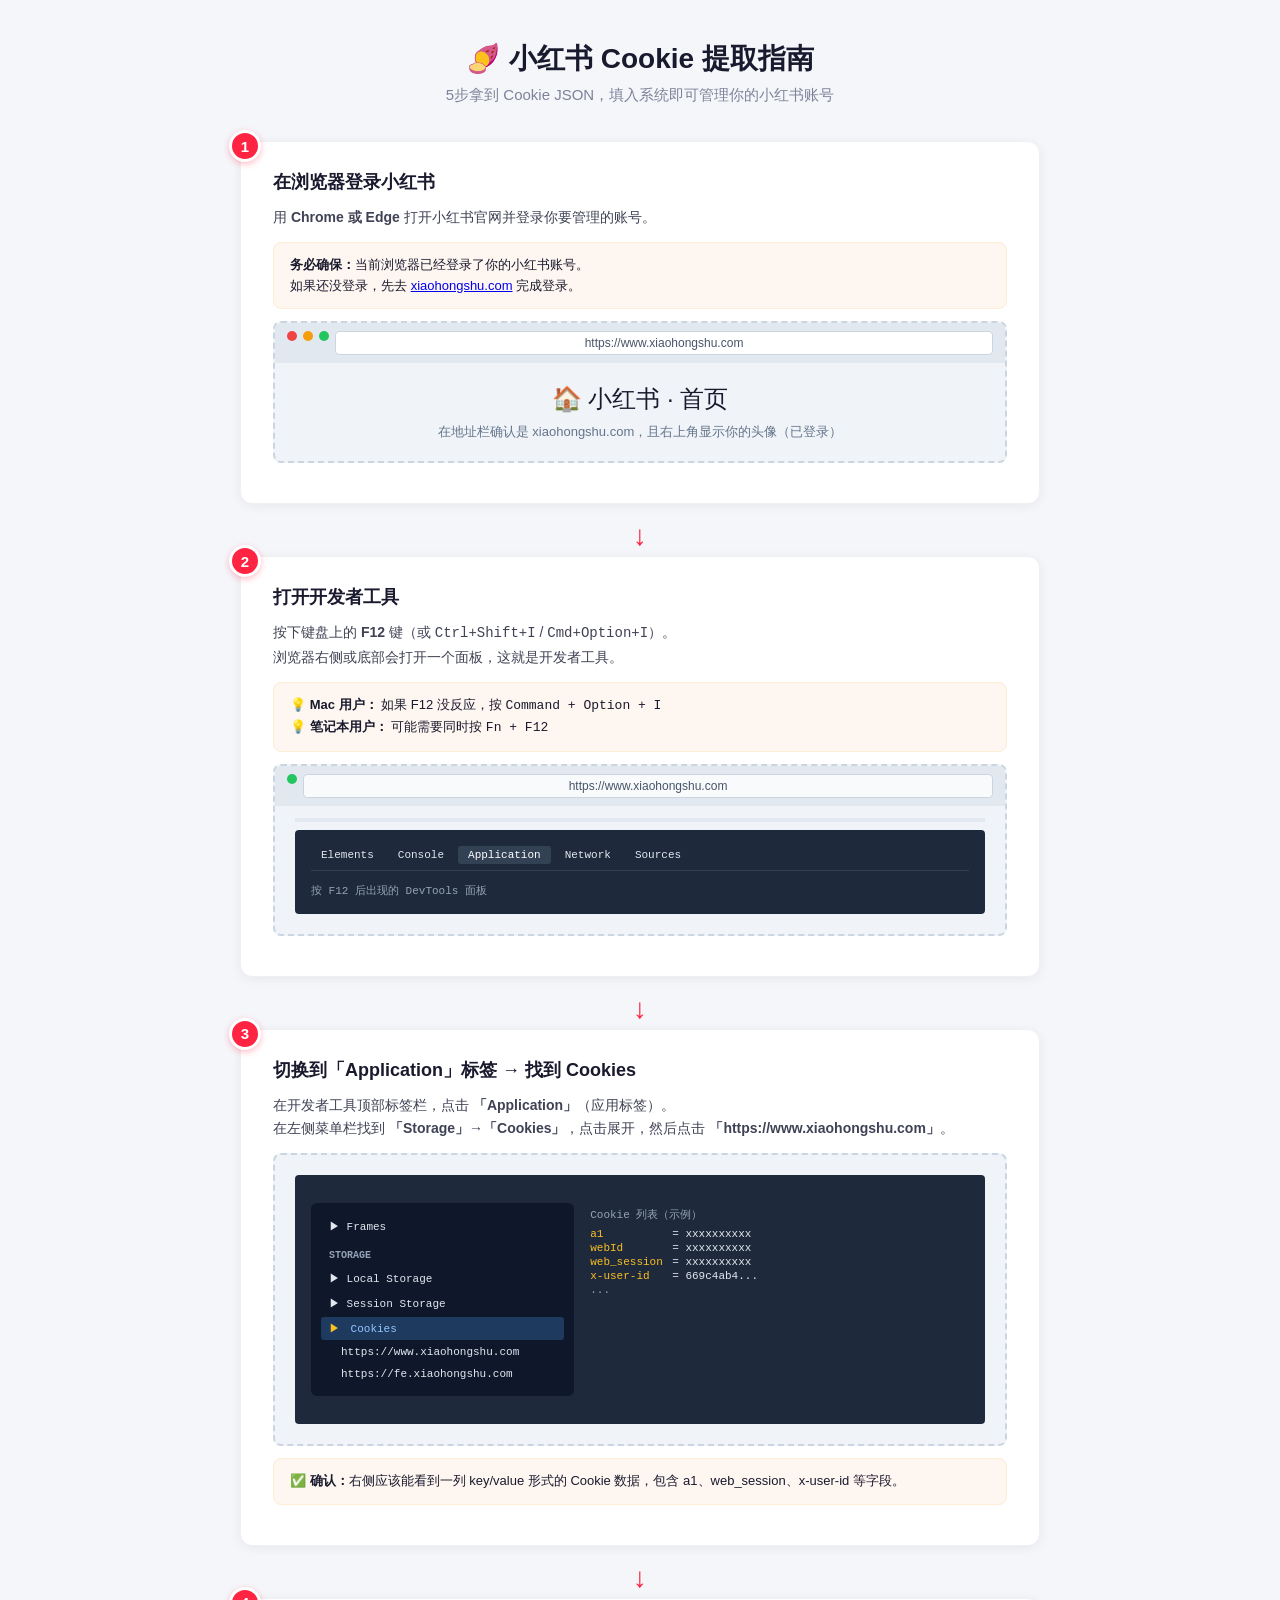
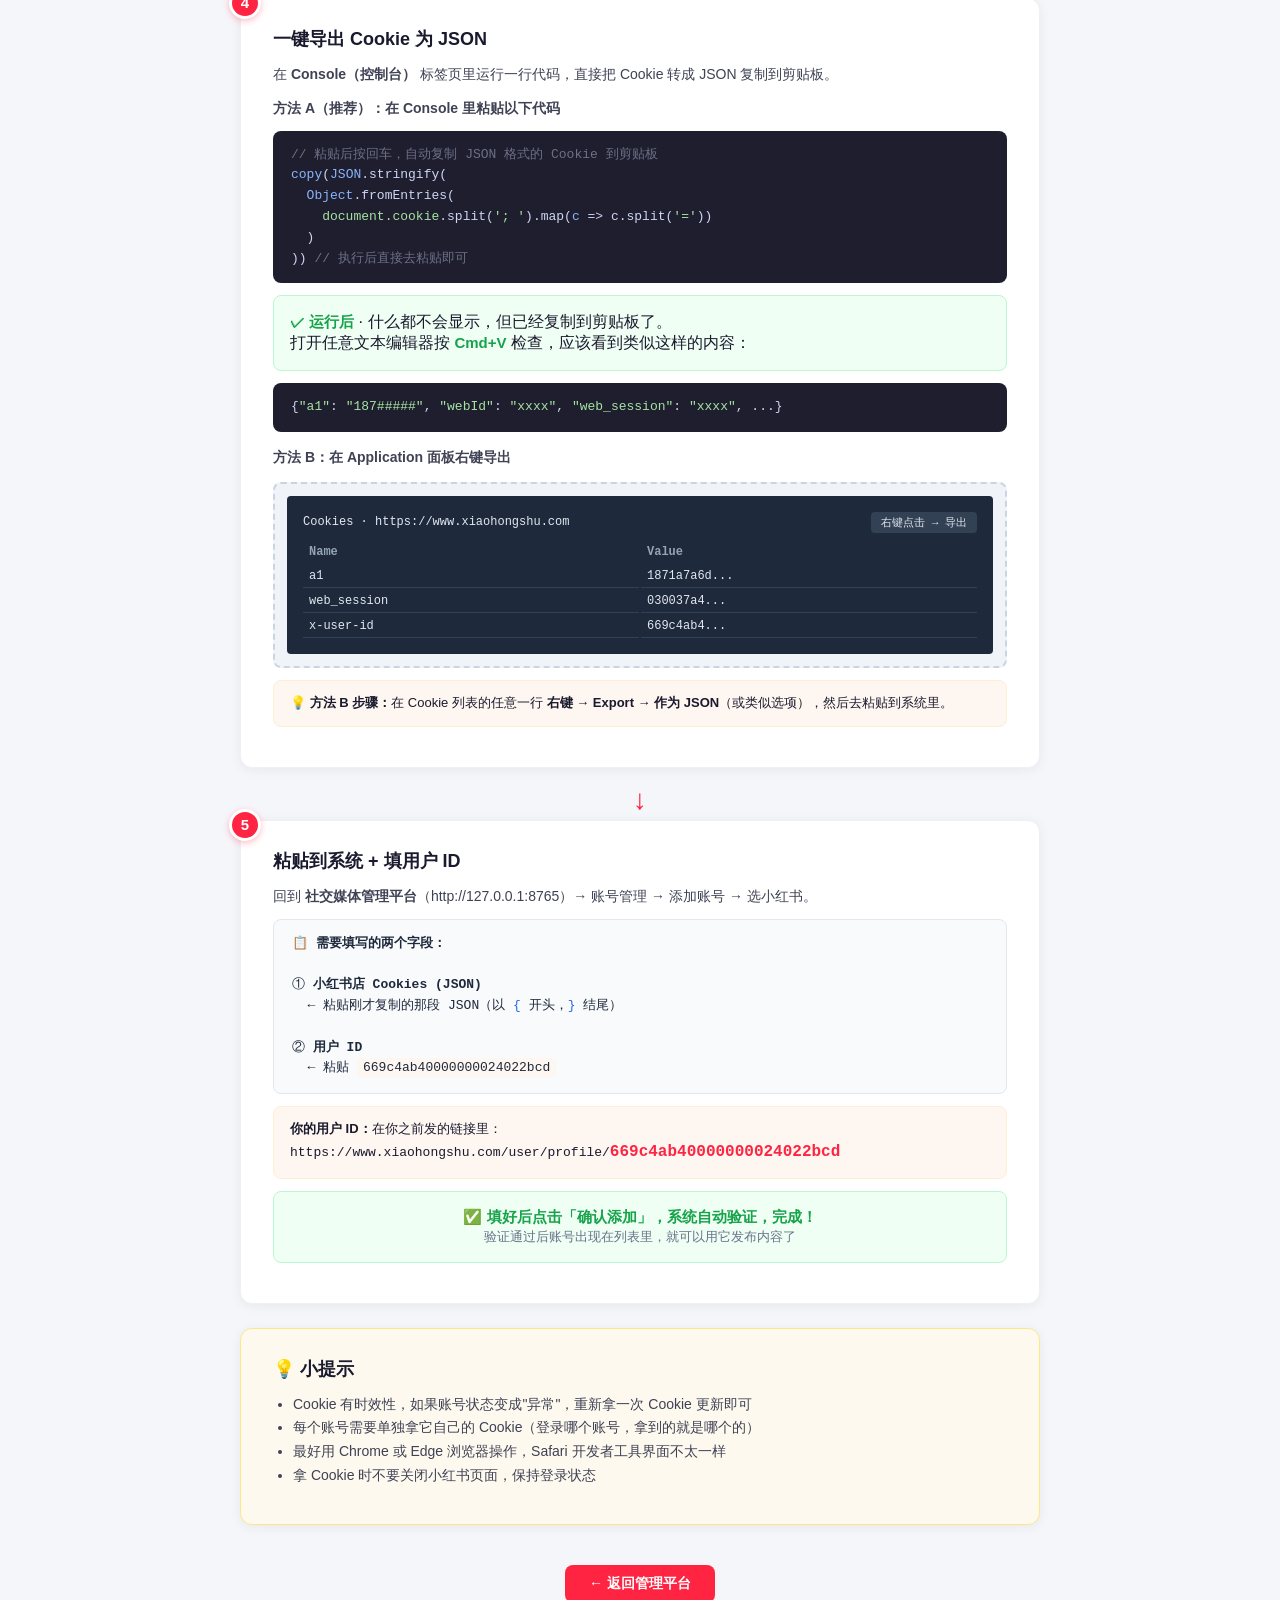
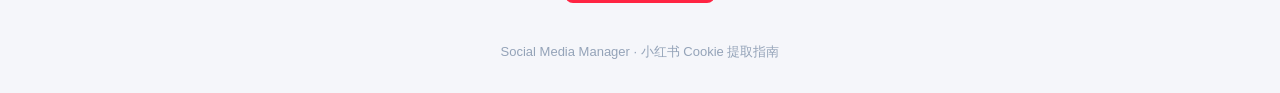
<file: frontend/cookie-guide.html>
<!DOCTYPE html>
<html lang="zh-CN">
<head>
<meta charset="UTF-8">
<meta name="viewport" content="width=device-width, initial-scale=1.0">
<title>小红书 Cookie 提取指南</title>
<style>
  * { margin: 0; padding: 0; box-sizing: border-box; }
  body {
    font-family: -apple-system, BlinkMacSystemFont, "Segoe UI", Roboto, "PingFang SC", "Microsoft YaHei", sans-serif;
    background: #f5f6fa; color: #1a1a2e; padding: 40px 20px;
  }
  .container { max-width: 800px; margin: 0 auto; }
  h1 { font-size: 28px; margin-bottom: 8px; text-align: center; }
  .subtitle { text-align: center; color: #7e8299; margin-bottom: 36px; font-size: 15px; }
  .step {
    background: #fff; border-radius: 12px; padding: 28px 32px;
    margin-bottom: 24px; box-shadow: 0 2px 12px rgba(0,0,0,0.06);
    border: 1px solid #eef0f4; position: relative;
  }
  .step-num {
    position: absolute; top: -12px; left: -12px;
    width: 32px; height: 32px; border-radius: 50%;
    background: #ff2442; color: #fff;
    display: flex; align-items: center; justify-content: center;
    font-weight: 700; font-size: 15px; border: 3px solid #fff;
    box-shadow: 0 2px 6px rgba(255,36,66,0.3);
  }
  .step h2 { font-size: 18px; margin-bottom: 12px; }
  .step p, .step li { font-size: 14px; line-height: 1.7; color: #3f4254; }
  .step ul { padding-left: 20px; margin: 8px 0; }
  .highlight {
    background: #fef6f0; border: 1px solid #ffedd5;
    border-radius: 8px; padding: 12px 16px; margin: 12px 0;
    font-size: 13px; line-height: 1.6;
  }
  .code-block {
    background: #1e1e2e; color: #cdd6f4; border-radius: 8px;
    padding: 14px 18px; font-family: "SF Mono", "Fira Code", monospace;
    font-size: 13px; line-height: 1.6; overflow-x: auto; margin: 10px 0;
  }
  .code-block .comment { color: #6c7086; }
  .code-block .keyword { color: #89b4fa; }
  .code-block .string { color: #a6e3a1; }
  .screenshot-mock {
    background: #f0f4f8; border: 2px dashed #cbd5e1;
    border-radius: 8px; padding: 20px; margin: 12px 0;
    text-align: center; position: relative; overflow: hidden;
  }
  .screenshot-mock .browser-bar {
    background: #e2e8f0; border-radius: 6px 6px 0 0;
    padding: 8px 12px; display: flex; gap: 6px;
    margin: -20px -20px 12px -20px;
  }
  .screenshot-mock .browser-bar .dot {
    width: 10px; height: 10px; border-radius: 50%;
  }
  .screenshot-mock .url-bar {
    background: #fff; border: 1px solid #cbd5e1;
    border-radius: 4px; padding: 4px 10px; font-size: 12px;
    flex: 1; text-align: center; color: #475569;
  }
  .screenshot-mock .devtools-panel {
    background: #1e293b; color: #e2e8f0; border-radius: 4px;
    padding: 16px; text-align: left; font-family: monospace; font-size: 12px;
  }
  .screenshot-mock .devtools-panel .tab-bar {
    display: flex; gap: 4px; margin-bottom: 12px;
    border-bottom: 1px solid #334155; padding-bottom: 6px;
  }
  .screenshot-mock .devtools-panel .tab {
    padding: 3px 10px; border-radius: 3px; font-size: 11px;
  }
  .screenshot-mock .devtools-panel .tab.active { background: #334155; color: #fff; }
  .screenshot-mock .devtools-panel .cookie-table {
    display: grid; grid-template-columns: 1fr 1fr; gap: 2px;
  }
  .screenshot-mock .devtools-panel .cookie-table .header {
    color: #94a3b8; padding: 4px 6px; font-weight: bold;
  }
  .screenshot-mock .devtools-panel .cookie-table .cell {
    padding: 4px 6px; border-bottom: 1px solid #334155;
  }
  .arrow-step { text-align: center; font-size: 28px; color: #ff2442; margin: -8px 0 4px; }
  .btn-primary {
    display: inline-block; background: #ff2442; color: #fff;
    padding: 10px 24px; border-radius: 8px; text-decoration: none;
    font-weight: 600; font-size: 14px; margin-top: 8px;
  }
  .btn-primary:hover { background: #e01e3a; }
  .result-box {
    background: #f0fff4; border: 1px solid #bbf7d0;
    border-radius: 8px; padding: 16px; margin: 12px 0;
  }
  .result-box strong { color: #16a34a; font-size: 15px; }
  .footer { text-align: center; color: #94a3b8; font-size: 13px; margin-top: 40px; }
  .panel-sidebar {
    display: flex; gap: 12px; margin: 12px 0;
  }
  .panel-sidebar .sidebar-items {
    width: 40%; background: #0f172a; border-radius: 6px;
    padding: 10px; font-family: monospace; font-size: 11px;
  }
  .panel-sidebar .sidebar-items .item {
    padding: 4px 8px; margin: 2px 0; border-radius: 3px;
  }
  .panel-sidebar .sidebar-items .item.highlighted {
    background: #1e3a5f; color: #93c5fd;
  }
  .panel-sidebar .sidebar-items .item .arrow { color: #fbbf24; margin-right: 4px; }
  .arrow-indicator {
    display: inline-block;
    width: 24px; height: 24px; line-height: 24px; text-align: center;
    background: #ff2442; color: #fff; border-radius: 50%;
    font-size: 14px; font-weight: bold; margin-right: 8px;
  }
  @media (max-width: 600px) {
    .step { padding: 20px 18px; }
    .step-num { width: 28px; height: 28px; font-size: 13px; top: -10px; left: -10px; }
    h1 { font-size: 22px; }
  }
</style>
</head>
<body>
<div class="container">

<h1>🍠 小红书 Cookie 提取指南</h1>
<p class="subtitle">5步拿到 Cookie JSON，填入系统即可管理你的小红书账号</p>

<!-- Step 1 -->
<div class="step">
  <div class="step-num">1</div>
  <h2>在浏览器登录小红书</h2>
  <p>用 <strong>Chrome 或 Edge</strong> 打开小红书官网并登录你要管理的账号。</p>
  <div class="highlight">
    <strong>务必确保：</strong>当前浏览器已经登录了你的小红书账号。<br>
    如果还没登录，先去 <a href="https://www.xiaohongshu.com" target="_blank">xiaohongshu.com</a> 完成登录。
  </div>
  <div class="screenshot-mock">
    <div class="browser-bar">
      <span class="dot" style="background:#ef4444"></span>
      <span class="dot" style="background:#f59e0b"></span>
      <span class="dot" style="background:#22c55e"></span>
      <span class="url-bar">https://www.xiaohongshu.com</span>
    </div>
    <div style="font-size:24px;padding:8px 0">🏠 小红书 · 首页</div>
    <div style="font-size:13px;color:#64748b">在地址栏确认是 xiaohongshu.com，且右上角显示你的头像（已登录）</div>
  </div>
</div>

<!-- Arrow -->
<div class="arrow-step">↓</div>

<!-- Step 2 -->
<div class="step">
  <div class="step-num">2</div>
  <h2>打开开发者工具</h2>
  <p>按下键盘上的 <strong>F12</strong> 键（或 <code>Ctrl+Shift+I</code> / <code>Cmd+Option+I</code>）。</p>
  <p>浏览器右侧或底部会打开一个面板，这就是开发者工具。</p>
  <div class="highlight">
    💡 <strong>Mac 用户：</strong> 如果 F12 没反应，按 <code>Command + Option + I</code><br>
    💡 <strong>笔记本用户：</strong> 可能需要同时按 <code>Fn + F12</code>
  </div>
  <div class="screenshot-mock">
    <div class="browser-bar">
      <span class="dot" style="background:#22c55e"></span>
      <span class="url-bar" style="background:#f8fafc">https://www.xiaohongshu.com</span>
    </div>
    <div style="height:4px;background:#e2e8f0;margin-bottom:8px"></div>
    <div class="devtools-panel">
      <div class="tab-bar">
        <span class="tab">Elements</span>
        <span class="tab">Console</span>
        <span class="tab active">Application</span>
        <span class="tab">Network</span>
        <span class="tab">Sources</span>
      </div>
      <div style="font-size:11px;color:#94a3b8">按 F12 后出现的 DevTools 面板</div>
    </div>
  </div>
</div>

<!-- Arrow -->
<div class="arrow-step">↓</div>

<!-- Step 3 -->
<div class="step">
  <div class="step-num">3</div>
  <h2>切换到「Application」标签 → 找到 Cookies</h2>
  <p>在开发者工具顶部标签栏，点击 <strong>「Application」</strong>（应用标签）。</p>
  <p>在左侧菜单栏找到 <strong>「Storage」→「Cookies」</strong>，点击展开，然后点击 <strong>「https://www.xiaohongshu.com」</strong>。</p>
  <div class="screenshot-mock">
    <div class="devtools-panel" style="text-align:left">
      <div class="panel-sidebar">
        <div class="sidebar-items">
          <div class="item">▶ Frames</div>
          <div class="item" style="margin-top:8px;font-weight:bold;color:#94a3b8;font-size:10px">STORAGE</div>
          <div class="item">▶ Local Storage</div>
          <div class="item">▶ Session Storage</div>
          <div class="item highlighted"><span class="arrow">▶</span> Cookies</div>
          <div class="item" style="padding-left:20px">https://www.xiaohongshu.com</div>
          <div class="item" style="padding-left:20px">https://fe.xiaohongshu.com</div>
        </div>
        <div style="flex:1;font-size:11px;padding:4px">
          <div style="color:#94a3b8;margin-bottom:6px">Cookie 列表（示例）</div>
          <div style="display:grid;grid-template-columns:80px 1fr;gap:2px">
            <span style="color:#fbbf24">a1</span><span>= xxxxxxxxxx</span>
            <span style="color:#fbbf24">webId</span><span>= xxxxxxxxxx</span>
            <span style="color:#fbbf24">web_session</span><span>= xxxxxxxxxx</span>
            <span style="color:#fbbf24">x-user-id</span><span>= 669c4ab4...</span>
            <span style="color:#94a3b8">...</span>
          </div>
        </div>
      </div>
    </div>
  </div>
  <div class="highlight">
    ✅ <strong>确认：</strong>右侧应该能看到一列 key/value 形式的 Cookie 数据，包含 a1、web_session、x-user-id 等字段。
  </div>
</div>

<!-- Arrow -->
<div class="arrow-step">↓</div>

<!-- Step 4 -->
<div class="step">
  <div class="step-num">4</div>
  <h2>一键导出 Cookie 为 JSON</h2>
  <p>在 <strong>Console（控制台）</strong> 标签页里运行一行代码，直接把 Cookie 转成 JSON 复制到剪贴板。</p>

  <p style="margin-top:10px"><strong>方法 A（推荐）：在 Console 里粘贴以下代码</strong></p>
  <div class="code-block">
    <span class="comment">// 粘贴后按回车，自动复制 JSON 格式的 Cookie 到剪贴板</span><br>
    <span style="color:#89b4fa">copy</span>(<span style="color:#89b4fa">JSON</span>.stringify(<br>
    &nbsp;&nbsp;<span style="color:#89b4fa">Object</span>.fromEntries(<br>
    &nbsp;&nbsp;&nbsp;&nbsp;<span style="color:#a6e3a1">document.cookie</span>.split(<span style="color:#a6e3a1">'; '</span>).map(<span style="color:#89b4fa">c</span> => c.split(<span style="color:#a6e3a1">'='</span>))<br>
    &nbsp;&nbsp;)<br>
    )) <span class="comment">// 执行后直接去粘贴即可</span>
  </div>
  <div class="result-box">
    <strong>✓ 运行后</strong> · 什么都不会显示，但已经复制到剪贴板了。<br>
    打开任意文本编辑器按 <strong>Cmd+V</strong> 检查，应该看到类似这样的内容：
  </div>
  <div class="code-block">
    {<span style="color:#a6e3a1">"a1"</span>: <span style="color:#a6e3a1">"187#####"</span>, <span style="color:#a6e3a1">"webId"</span>: <span style="color:#a6e3a1">"xxxx"</span>, <span style="color:#a6e3a1">"web_session"</span>: <span style="color:#a6e3a1">"xxxx"</span>, ...}
  </div>

  <p style="margin-top:14px"><strong>方法 B：在 Application 面板右键导出</strong></p>
  <div class="screenshot-mock" style="padding:12px">
    <div class="devtools-panel">
      <div style="display:flex;justify-content:space-between;align-items:center;margin-bottom:8px">
        <span>Cookies · https://www.xiaohongshu.com</span>
        <span style="background:#334155;padding:3px 10px;border-radius:4px;font-size:11px">右键点击 → 导出</span>
      </div>
      <div class="cookie-table">
        <div class="header">Name</div><div class="header">Value</div>
        <div class="cell">a1</div><div class="cell">1871a7a6d...</div>
        <div class="cell">web_session</div><div class="cell">030037a4...</div>
        <div class="cell">x-user-id</div><div class="cell">669c4ab4...</div>
      </div>
    </div>
  </div>
  <div class="highlight">
    💡 <strong>方法 B 步骤：</strong>在 Cookie 列表的任意一行 <strong>右键 → Export → 作为 JSON</strong>（或类似选项），然后去粘贴到系统里。
  </div>
</div>

<!-- Arrow -->
<div class="arrow-step">↓</div>

<!-- Step 5 -->
<div class="step">
  <div class="step-num">5</div>
  <h2>粘贴到系统 + 填用户 ID</h2>
  <p>回到 <strong>社交媒体管理平台</strong>（http://127.0.0.1:8765）→ 账号管理 → 添加账号 → 选小红书。</p>
  <div class="code-block" style="background:#f8fafc;border:1px solid #e2e8f0;color:#1e293b">
    📋 <strong>需要填写的两个字段：</strong><br><br>
    ① <strong>小红书店 Cookies (JSON)</strong><br>
    &nbsp;&nbsp;← 粘贴刚才复制的那段 JSON（以 <span style="color:#2563eb">{</span> 开头，<span style="color:#2563eb">}</span> 结尾）<br><br>
    ② <strong>用户 ID</strong><br>
    &nbsp;&nbsp;← 粘贴 <span style="background:#fef6f0;padding:2px 6px;border-radius:3px;font-family:monospace">669c4ab40000000024022bcd</span>
  </div>
  <div class="highlight">
    <strong>你的用户 ID：</strong>在你之前发的链接里：<br>
    <code>https://www.xiaohongshu.com/user/profile/<strong style="color:#ff2442;font-size:16px">669c4ab40000000024022bcd</strong></code>
  </div>
  <div class="result-box" style="text-align:center">
    <strong>✅ 填好后点击「确认添加」，系统自动验证，完成！</strong><br>
    <span style="font-size:13px;color:#64748b">验证通过后账号出现在列表里，就可以用它发布内容了</span>
  </div>
</div>

<!-- Bonus Tip -->
<div class="step" style="background:#fef9ef;border-color:#fde68a">
  <h2>💡 小提示</h2>
  <ul>
    <li>Cookie 有时效性，如果账号状态变成"异常"，重新拿一次 Cookie 更新即可</li>
    <li>每个账号需要单独拿它自己的 Cookie（登录哪个账号，拿到的就是哪个的）</li>
    <li>最好用 Chrome 或 Edge 浏览器操作，Safari 开发者工具界面不太一样</li>
    <li>拿 Cookie 时不要关闭小红书页面，保持登录状态</li>
  </ul>
</div>

<div style="text-align:center;margin-top:32px">
  <a href="/" class="btn-primary">← 返回管理平台</a>
</div>

<div class="footer">
  Social Media Manager · 小红书 Cookie 提取指南
</div>

</div>
</body>
</html>
</file>
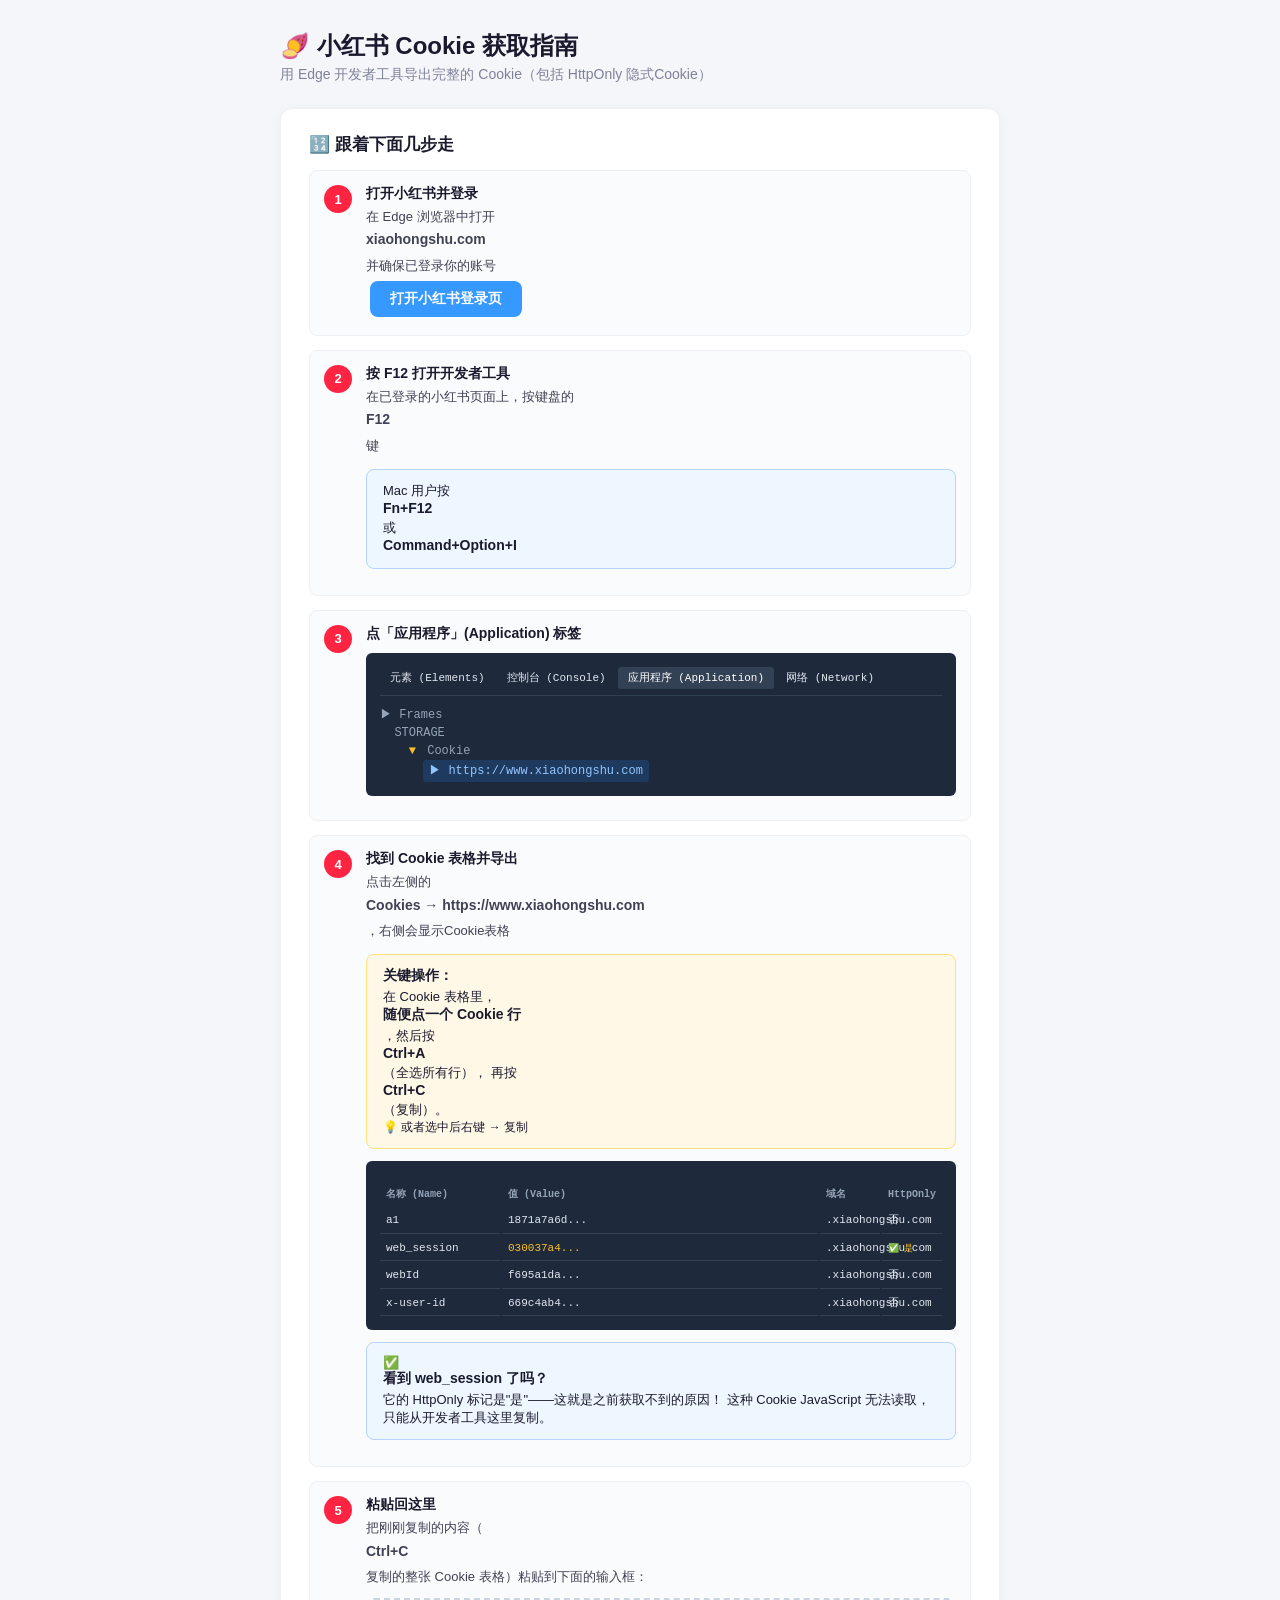
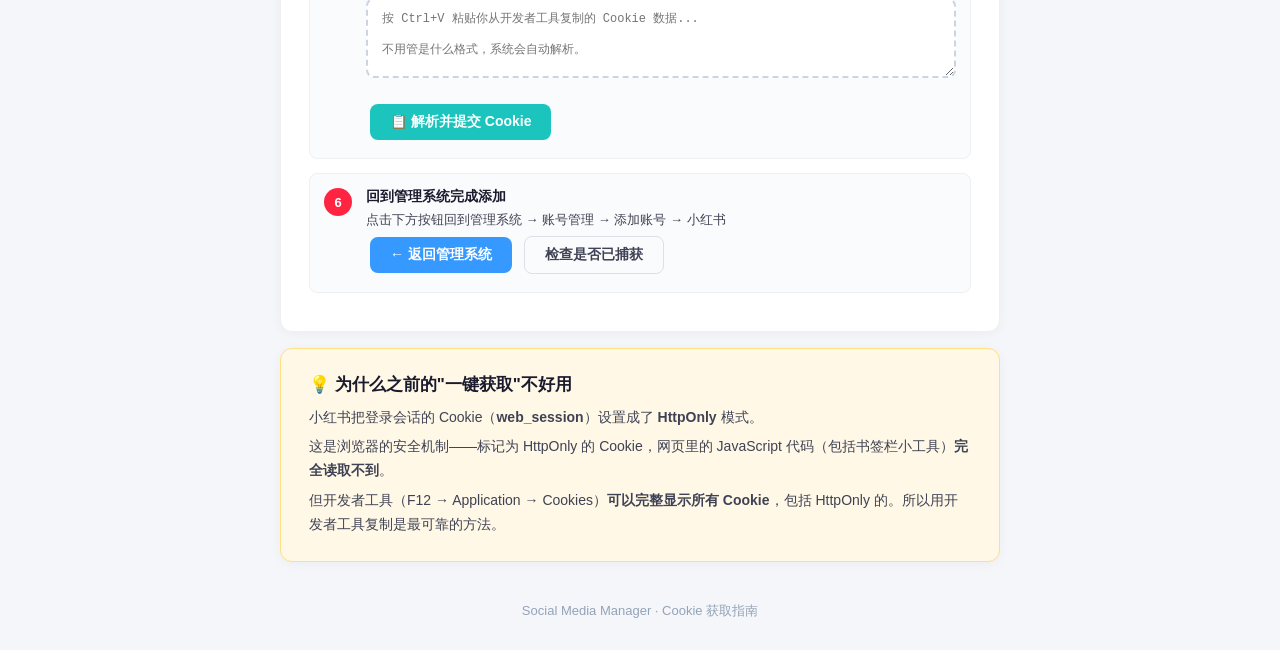
<file: frontend/login-helper.html>
<!DOCTYPE html>
<html lang="zh-CN">
<head>
<meta charset="UTF-8">
<meta name="viewport" content="width=device-width, initial-scale=1.0">
<title>Cookie 获取指南 - SMM</title>
<style>
*{margin:0;padding:0;box-sizing:border-box}
body{font-family:-apple-system,BlinkMacSystemFont,"Segoe UI",Roboto,"PingFang SC","Microsoft YaHei",sans-serif;background:#f5f6fa;color:#1a1a2e;padding:30px 20px}
.container{max-width:720px;margin:0 auto}
h1{font-size:24px;margin-bottom:4px}
.subtitle{color:#7e8299;margin-bottom:24px;font-size:14px}
.card{background:#fff;border-radius:12px;padding:24px 28px;margin-bottom:16px;border:1px solid #eef0f4;box-shadow:0 2px 12px rgba(0,0,0,0.04)}
.card h2{font-size:17px;margin-bottom:10px}
.card p,.card li{font-size:14px;line-height:1.7;color:#3f4254}
.card ol{padding-left:20px;margin:8px 0}
.step-box{display:flex;gap:14px;margin:14px 0;padding:14px;background:#fafbfc;border-radius:8px;border:1px solid #eef0f4}
.step-num{width:28px;height:28px;min-width:28px;border-radius:50%;background:#ff2442;color:#fff;display:flex;align-items:center;justify-content:center;font-weight:700;font-size:13px}
.step-content{flex:1}
.step-content strong{display:block;margin-bottom:3px;font-size:14px}
.step-content p,.step-content ol{font-size:13px;color:#3f4254}
.highlight{background:#eef6ff;border:1px solid #b6d4fe;border-radius:8px;padding:12px 16px;margin:12px 0;font-size:13px}
.highlight-success{background:#e8faf0;border:1px solid #a7e3c4;border-radius:8px;padding:12px 16px;margin:12px 0;font-size:13px}
.highlight-warn{background:#fff8e6;border:1px solid #ffe082;border-radius:8px;padding:12px 16px;margin:12px 0;font-size:13px}
.btn{display:inline-block;padding:9px 20px;border-radius:8px;font-size:14px;font-weight:600;cursor:pointer;border:none;text-decoration:none;transition:all 0.15s;margin:4px}
.btn-primary{background:#3699ff;color:#fff}
.btn-primary:hover{background:#187de4}
.btn-success{background:#1bc5bd;color:#fff}
.btn-outline{background:transparent;border:1px solid #dde0e8;color:#3f4254}
.btn-outline:hover{background:#f5f6fa}
.paste-area{width:100%;min-height:80px;padding:10px 14px;border:2px dashed #cbd5e1;border-radius:8px;font-family:monospace;font-size:12px;margin:10px 0;resize:vertical}
.paste-area:focus{border-color:#3699ff;outline:none}
.tag{display:inline-block;padding:2px 8px;border-radius:4px;font-size:11px;font-weight:600;margin:2px}
.tag-green{background:#c9f7f5;color:#1bc5bd}
.tag-red{background:#ffe2e5;color:#f64e60}
.tag-blue{background:#e1f0ff;color:#3699ff}
.footer{text-align:center;color:#94a3b8;font-size:13px;margin-top:40px}
.devui-mock{background:#1e293b;color:#e2e8f0;border-radius:6px;padding:14px;margin:10px 0;font-family:monospace;font-size:12px;line-height:1.5}
.devui-mock .tabbar{display:flex;gap:2px;margin-bottom:10px;border-bottom:1px solid #334155;padding-bottom:6px}
.devui-mock .tab{padding:3px 10px;border-radius:3px;font-size:11px}
.devui-mock .tab.active{background:#334155;color:#fff}
.devui-mock .tree{color:#94a3b8}
.devui-mock .tree .arrow{color:#fbbf24;margin-right:4px}
.devui-mock .tree .hl{color:#93c5fd;background:#1e3a5f;padding:2px 6px;border-radius:3px;display:inline-block}
.devui-mock .cookietable{display:grid;grid-template-columns:120px 1fr 60px 60px;gap:2px;margin-top:8px}
.devui-mock .cookietable .hdr{color:#94a3b8;padding:4px 6px;font-weight:bold;font-size:10px}
.devui-mock .cookietable .cell{padding:4px 6px;border-bottom:1px solid #334155;font-size:11px}
.devui-mock .cookietable .cell .httponly{color:#fbbf24;font-size:9px}
.result-box{display:none;margin:10px 0}
</style>
</head>
<body>
<div class="container">
  <h1>🍠 小红书 Cookie 获取指南</h1>
  <p class="subtitle">用 Edge 开发者工具导出完整的 Cookie（包括 HttpOnly 隐式Cookie）</p>

  <div class="card">
    <h2>🔢 跟着下面几步走</h2>

    <div class="step-box">
      <div class="step-num">1</div>
      <div class="step-content">
        <strong>打开小红书并登录</strong>
        <p>在 Edge 浏览器中打开 <strong>xiaohongshu.com</strong> 并确保已登录你的账号</p>
        <button class="btn btn-primary" onclick="window.open('https://www.xiaohongshu.com/login')">打开小红书登录页</button>
      </div>
    </div>

    <div class="step-box">
      <div class="step-num">2</div>
      <div class="step-content">
        <strong>按 F12 打开开发者工具</strong>
        <p>在已登录的小红书页面上，按键盘的 <strong>F12</strong> 键</p>
        <div class="highlight">Mac 用户按 <strong>Fn+F12</strong> 或 <strong>Command+Option+I</strong></div>
      </div>
    </div>

    <div class="step-box">
      <div class="step-num">3</div>
      <div class="step-content">
        <strong>点「应用程序」(Application) 标签</strong>
        <div class="devui-mock">
          <div class="tabbar">
            <span class="tab">元素 (Elements)</span>
            <span class="tab">控制台 (Console)</span>
            <span class="tab active">应用程序 (Application)</span>
            <span class="tab">网络 (Network)</span>
          </div>
          <div class="tree">
            ▶ Frames<br>
            &nbsp;&nbsp;<span class="tree">STORAGE</span><br>
            &nbsp;&nbsp;&nbsp;&nbsp;<span class="arrow">▼</span> Cookie<br>
            &nbsp;&nbsp;&nbsp;&nbsp;&nbsp;&nbsp;<span class="hl">▶ https://www.xiaohongshu.com</span>
          </div>
        </div>
      </div>
    </div>

    <div class="step-box">
      <div class="step-num">4</div>
      <div class="step-content">
        <strong>找到 Cookie 表格并导出</strong>
        <p>点击左侧的 <strong>Cookies → https://www.xiaohongshu.com</strong>，右侧会显示Cookie表格</p>
        <div class="highlight-warn">
          <strong>关键操作：</strong>在 Cookie 表格里，<strong>随便点一个 Cookie 行</strong>，然后按 <strong>Ctrl+A</strong>（全选所有行），
          再按 <strong>Ctrl+C</strong>（复制）。<br>
          <span style="font-size:12px">💡 或者选中后右键 → 复制</span>
        </div>
        <div class="devui-mock">
          <div class="cookietable">
            <div class="hdr">名称 (Name)</div><div class="hdr">值 (Value)</div><div class="hdr">域名</div><div class="hdr">HttpOnly</div>
            <div class="cell">a1</div><div class="cell">1871a7a6d...</div><div class="cell">.xiaohongshu.com</div><div class="cell">否</div>
            <div class="cell">web_session</div><div class="cell" style="color:#fbbf24">030037a4...</div><div class="cell">.xiaohongshu.com</div><div class="cell"><span class="httponly">✅ 是</span></div>
            <div class="cell">webId</div><div class="cell">f695a1da...</div><div class="cell">.xiaohongshu.com</div><div class="cell">否</div>
            <div class="cell">x-user-id</div><div class="cell">669c4ab4...</div><div class="cell">.xiaohongshu.com</div><div class="cell">否</div>
          </div>
        </div>
        <div class="highlight">
          ✅ <strong>看到 web_session 了吗？</strong> 它的 HttpOnly 标记是"是"——这就是之前获取不到的原因！
          这种 Cookie JavaScript 无法读取，只能从开发者工具这里复制。
        </div>
      </div>
    </div>

    <div class="step-box">
      <div class="step-num">5</div>
      <div class="step-content">
        <strong>粘贴回这里</strong>
        <p>把刚刚复制的内容（<strong>Ctrl+C</strong> 复制的整张 Cookie 表格）粘贴到下面的输入框：</p>
        <textarea class="paste-area" id="raw-paste" placeholder="按 Ctrl+V 粘贴你从开发者工具复制的 Cookie 数据...&#10;&#10;不用管是什么格式，系统会自动解析。"></textarea>
        <div style="margin-top:8px">
          <button class="btn btn-success" onclick="submitRawCookies()">📋 解析并提交 Cookie</button>
        </div>
        <div id="submit-result" class="result-box"></div>
      </div>
    </div>

    <div class="step-box">
      <div class="step-num">6</div>
      <div class="step-content">
        <strong>回到管理系统完成添加</strong>
        <p>点击下方按钮回到管理系统 → 账号管理 → 添加账号 → 小红书</p>
        <a href="/" class="btn btn-primary">← 返回管理系统</a>
        <button class="btn btn-outline" onclick="checkAndFill()">检查是否已捕获</button>
      </div>
    </div>
  </div>

  <div class="card" style="background:#fff8e6;border-color:#ffe082">
    <h2>💡 为什么之前的"一键获取"不好用</h2>
    <p>小红书把登录会话的 Cookie（<strong>web_session</strong>）设置成了 <strong>HttpOnly</strong> 模式。</p>
    <p style="margin-top:6px">这是浏览器的安全机制——标记为 HttpOnly 的 Cookie，网页里的 JavaScript 代码（包括书签栏小工具）<strong>完全读取不到</strong>。</p>
    <p style="margin-top:6px">但开发者工具（F12 → Application → Cookies）<strong>可以完整显示所有 Cookie</strong>，包括 HttpOnly 的。所以用开发者工具复制是最可靠的方法。</p>
  </div>

  <div class="footer">Social Media Manager · Cookie 获取指南</div>
</div>

<script>
function submitRawCookies() {
  const raw = document.getElementById('raw-paste').value;
  if (!raw.trim()) {
    alert('请先在输入框中粘贴 Cookie 数据');
    return;
  }

  const resultDiv = document.getElementById('submit-result');
  resultDiv.style.display = 'block';
  resultDiv.innerHTML = '<p style="color:#7e8299">⏳ 正在解析...</p>';

  fetch('/api/auth/capture-raw-cookies', {
    method: 'POST',
    headers: {'Content-Type': 'application/json'},
    body: JSON.stringify({platform:'xiaohongshu', cookies_raw: raw, user_id: ''})
  })
  .then(r => r.json())
  .then(d => {
    if (d.success) {
      const hasSession = d.has_session ? '✅ 包含 web_session（登录就绪）' : '⚠️ 未检测到 web_session，请确认已登录';
      resultDiv.innerHTML = `<div class="highlight-success">
        <strong>✅ 解析成功！捕获了 ${d.cookie_count} 个 Cookie</strong><br>
        <span style="font-size:13px">${hasSession}</span><br><br>
        <a href="/" class="btn btn-primary">← 回管理系统添加账号</a>
        <button class="btn btn-outline" onclick="checkAndFill()">自动填入</button>
      </div>`;
    } else {
      resultDiv.innerHTML = `<div class="highlight-warn">
        <strong>❌ 解析失败</strong><br>
        <span style="font-size:13px">${d.detail || '无法识别粘贴的内容，请确认已按步骤复制了 Cookie 数据'}</span>
      </div>`;
    }
  })
  .catch(e => {
    resultDiv.innerHTML = `<div class="highlight-warn">❌ 出错: ${e.message}</div>`;
  });
}

function checkAndFill() {
  fetch('/api/auth/captured/xiaohongshu')
    .then(r => r.json())
    .then(d => {
      if (d.success && d.capture) {
        alert('✅ Cookie 已就绪！现在回到管理系统，打开"添加账号"页面，点击"自动填入"按钮即可');
        window.location.href = '/';
      } else {
        alert('⏳ 暂未检测到 Cookie，请先在输入框中粘贴并提交');
      }
    })
    .catch(() => {
      alert('❌ 检查失败');
    });
}
</script>
</body>
</html>
</file>
